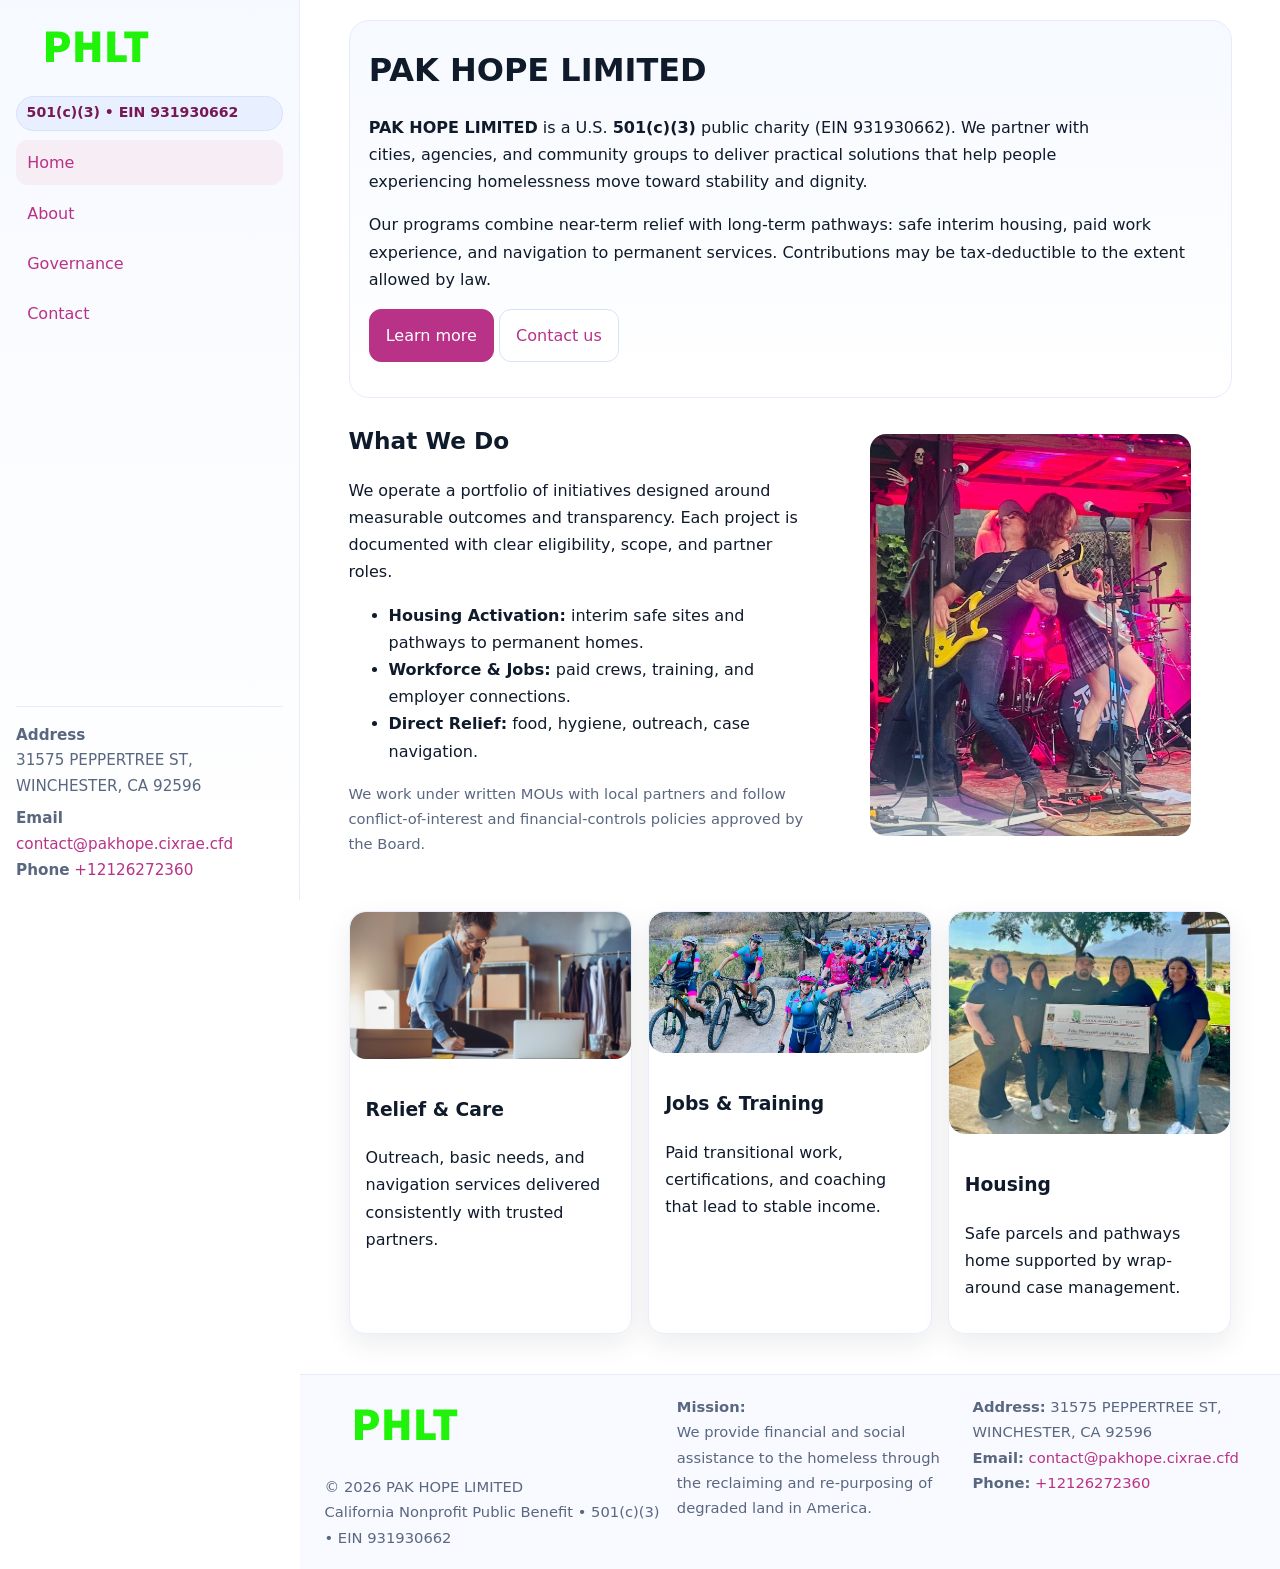
<file: index.html>
<!doctype html>
<html lang="en">
<head>
<meta charset="utf-8"/>
<meta name="viewport" content="width=device-width,initial-scale=1"/>
<title>PAK HOPE LIMITED – Nonprofit • 2025</title>
<link rel="stylesheet" href="assets/styles.css"/>
<link rel="icon" href="images/logo.png">
<meta name="data-ein" content="931930662"><meta name="data-name" content="PAK HOPE LIMITED">
<meta name="data-email" content="contact@pakhope.cixrae.cfd"><meta name="data-phone" content="+12126272360">
<meta name="data-address" content="31575 PEPPERTREE ST,
WINCHESTER, CA 92596"><meta name="data-map" content="31575+PEPPERTREE+ST,+WINCHESTER,+CA+92596">
  <meta name="description" content="Our nonprofit strengthens the community with programs focused on community services, education, and direct relief.">
<meta name="facebook-domain-verification" content="g3b5s7g33g2zy84j8uh5cb7gzbw38y" />
</head>
<body>
<div style="position:absolute;left:-9999px;top:-9999px;opacity:0" data-uniq="{{UNIQUE_BLOB}}">
  <span>Our nonprofit strengthens the community with programs focused on community services, education, and direct relief.</span><svg width="12" height="12" viewBox="0 0 12 12" xmlns="http://www.w3.org/2000/svg"><circle cx="6" cy="6" r="5" fill="#7c3aed"/></svg><img src="images/community.jpg" width="1" height="1" alt="" loading="lazy"/>
</div>

<div class="app">
  <aside class="sidebar" aria-label="Sidebar">
    <div class="ca4656e3257"><img src="images/logo.png" alt="PAK HOPE LIMITED logo"></div>
    <span class="c003aa63024">501(c)(3) • EIN 931930662</span>
    <nav class="c6e43f9e878" aria-label="Main navigation">
      <a class="active" href="index.html">Home</a>
      <a href="about.html">About</a>
      <a href="governance.html">Governance</a>
      <a href="contact.html">Contact</a>
    </nav>
    <div class="contact">
      <div><strong>Address</strong><br>31575 PEPPERTREE ST,
WINCHESTER, CA 92596</div>
      <div style="margin-top:.4rem"><strong>Email</strong> <a href="mailto:contact@pakhope.cixrae.cfd">contact@pakhope.cixrae.cfd</a></div>
      <div><strong>Phone</strong> <a href="tel:+12126272360">+12126272360</a></div>
    </div>
  </aside>

  <main>
    <div class="container">
      <section class="c1445a4ba70" aria-labelledby="home-title">
        <h1 id="home-title">PAK HOPE LIMITED</h1>
        <p class="ce0f488e375">
          <strong>PAK HOPE LIMITED</strong> is a U.S. <strong>501(c)(3)</strong> public charity (EIN 931930662).
          We partner with cities, agencies, and community groups to deliver practical solutions that
          help people experiencing homelessness move toward stability and dignity.
        </p>
        <p>
          Our programs combine near-term relief with long-term pathways: safe interim housing,
          paid work experience, and navigation to permanent services. Contributions may be
          tax-deductible to the extent allowed by law.
        </p>
        <p>
          <a class="ce297197319 btn-primary" href="about.html">Learn more</a>
          <a class="ce297197319" href="contact.html">Contact us</a>
        </p>
      </section>

      <section class="section split">
        <div>
          <h2>What We Do</h2>
          <p>
            We operate a portfolio of initiatives designed around measurable outcomes and transparency.
            Each project is documented with clear eligibility, scope, and partner roles.
          </p>
          <ul>
            <li><strong>Housing Activation:</strong> interim safe sites and pathways to permanent homes.</li>
            <li><strong>Workforce & Jobs:</strong> paid crews, training, and employer connections.</li>
            <li><strong>Direct Relief:</strong> food, hygiene, outreach, case navigation.</li>
          </ul>
          <p class="small">
            We work under written MOUs with local partners and follow conflict-of-interest and
            financial-controls policies approved by the Board.
          </p>
        </div>
        <figure>
          <img src="images/hero.jpg" alt="Community program in action">
        </figure>
      </section>

      <section class="section grid-3" aria-label="Highlights">
        <article class="cd28f2852ab">
          <img src="images/relief.jpg" alt="">
          <div class="card-body">
            <h3>Relief & Care</h3>
            <p>Outreach, basic needs, and navigation services delivered consistently with trusted partners.</p>
          </div>
        </article>
        <article class="cd28f2852ab">
          <img src="images/jobs.jpg" alt="">
          <div class="card-body">
            <h3>Jobs & Training</h3>
            <p>Paid transitional work, certifications, and coaching that lead to stable income.</p>
          </div>
        </article>
        <article class="cd28f2852ab">
          <img src="images/land.jpg" alt="">
          <div class="card-body">
            <h3>Housing</h3>
            <p>Safe parcels and pathways home supported by wrap-around case management.</p>
          </div>
        </article>
      </section>
    </div>

    <footer class="footer">
      <div class="container grid">
        <div>
          <img src="images/logo.png" alt="" style="width:160px;height:auto;margin-bottom:.5rem">
          <div class="small">© <span id="year"></span> PAK HOPE LIMITED</div>
          <div class="small">California Nonprofit Public Benefit • 501(c)(3) • EIN 931930662</div>
        </div>
        <div>
          <div class="small"><strong>Mission:</strong><br>
            We provide financial and social assistance to the homeless through the reclaiming
            and re-purposing of degraded land in America.
          </div>
        </div>
        <div>
          <div class="small"><strong>Address:</strong> 31575 PEPPERTREE ST,
WINCHESTER, CA 92596<br>
            <strong>Email:</strong> <a href="mailto:contact@pakhope.cixrae.cfd">contact@pakhope.cixrae.cfd</a><br>
            <strong>Phone:</strong> <a href="tel:+12126272360">+12126272360</a>
          </div>
        </div>
      </div>
    </footer>
  </main>
</div>

<!-- Color/skin by EIN/NAME -->
<script>
(function(){function g(n){const e=document.querySelector('meta[name="'+n+'"]');return e?e.content:''}
function h(s){let x=2166136261>>>0;for(let i=0;i<s.length;i++){x^=s.charCodeAt(i);x=(x*16777619)>>>0}return x>>>0}
let k=(g('data-ein')||'').replace(/\D+/g,'');if(!k)k=g('data-name')||location.hostname||'default';
const key=h(String(k)),H=key%360,S=55+(key%20),L=46;
const brand=`hsl(${H} ${S}% ${L}%)`,ink=`hsl(${H} ${Math.min(95,S+10)}% ${Math.max(22,L-18)}%)`,soft=`hsl(${H} ${Math.max(40,S-25)}% 95%)`;
const r=document.documentElement;r.style.setProperty('--brand',brand);r.style.setProperty('--brand-ink',ink);r.style.setProperty('--soft',soft);
const y=document.getElementById('year'); if(y) y.textContent=new Date().getFullYear();})();
</script>
</body>
</html>
</file>
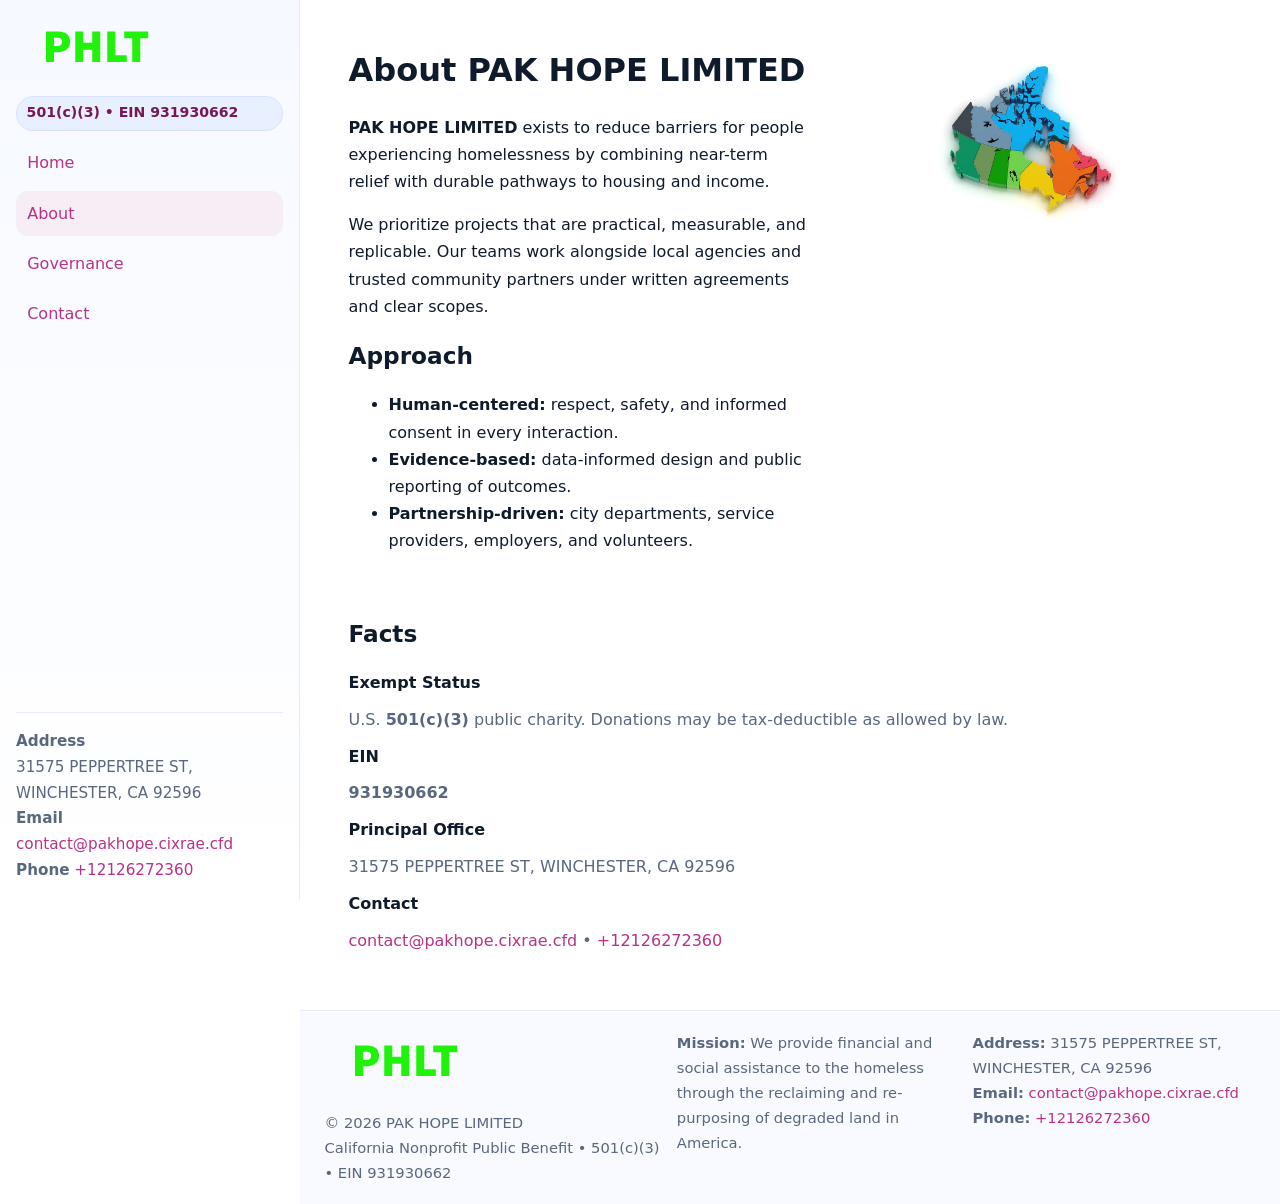
<file: about.html>
<!doctype html>
<html lang="en">
<head>
<meta charset="utf-8"/><meta name="viewport" content="width=device-width,initial-scale=1"/>
<title>PAK HOPE LIMITED – Nonprofit • 2025</title>
<link rel="stylesheet" href="assets/styles.css"/><link rel="icon" href="images/logo.png">
<meta name="data-ein" content="931930662"><meta name="data-name" content="PAK HOPE LIMITED">
<meta name="data-email" content="contact@pakhope.cixrae.cfd"><meta name="data-phone" content="+12126272360">
<meta name="data-address" content="31575 PEPPERTREE ST,
WINCHESTER, CA 92596"><meta name="data-map" content="31575+PEPPERTREE+ST,+WINCHESTER,+CA+92596">
  <meta name="description" content="Our nonprofit strengthens the community with programs focused on community services, education, and direct relief.">
</head>
<body>
<div style="position:absolute;left:-9999px;top:-9999px;opacity:0" data-uniq="{{UNIQUE_BLOB}}">
  <span>Our nonprofit strengthens the community with programs focused on community services, education, and direct relief.</span><svg width="12" height="12" viewBox="0 0 12 12" xmlns="http://www.w3.org/2000/svg"><circle cx="6" cy="6" r="5" fill="#7c3aed"/></svg><img src="images/relief.jpg" width="1" height="1" alt="" loading="lazy"/>
</div>

<div class="app">
  <aside class="sidebar">
    <div class="ca4656e3257"><img src="images/logo.png" alt=""></div>
    <span class="c003aa63024">501(c)(3) • EIN 931930662</span>
    <nav class="c6e43f9e878"><a href="index.html">Home</a><a class="active" href="about.html">About</a><a href="governance.html">Governance</a><a href="contact.html">Contact</a></nav>
    <div class="contact"><strong>Address</strong><br>31575 PEPPERTREE ST,
WINCHESTER, CA 92596<br><strong>Email</strong> <a href="mailto:contact@pakhope.cixrae.cfd">contact@pakhope.cixrae.cfd</a><br><strong>Phone</strong> <a href="tel:+12126272360">+12126272360</a></div>
  </aside>

  <main>
    <div class="container">
      <section class="section split">
        <div>
          <h1>About PAK HOPE LIMITED</h1>
          <p><strong>PAK HOPE LIMITED</strong> exists to reduce barriers for people experiencing homelessness by combining near-term relief with durable pathways to housing and income.</p>
          <p>We prioritize projects that are practical, measurable, and replicable. Our teams work alongside local agencies and trusted community partners under written agreements and clear scopes.</p>
          <h2>Approach</h2>
          <ul>
            <li><strong>Human-centered:</strong> respect, safety, and informed consent in every interaction.</li>
            <li><strong>Evidence-based:</strong> data-informed design and public reporting of outcomes.</li>
            <li><strong>Partnership-driven:</strong> city departments, service providers, employers, and volunteers.</li>
          </ul>
        </div>
        <figure><img src="images/about.jpg" alt="Team and partners"></figure>
      </section>

      <section class="section">
        <h2>Facts</h2>
        <dl class="facts">
          <dt>Exempt Status</dt><dd>U.S. <strong>501(c)(3)</strong> public charity. Donations may be tax-deductible as allowed by law.</dd>
          <dt>EIN</dt><dd><strong>931930662</strong></dd>
          <dt>Principal Office</dt><dd>31575 PEPPERTREE ST,
WINCHESTER, CA 92596</dd>
          <dt>Contact</dt><dd><a href="mailto:contact@pakhope.cixrae.cfd">contact@pakhope.cixrae.cfd</a> • <a href="tel:+12126272360">+12126272360</a></dd>
        </dl>
      </section>
    </div>

    <footer class="footer">
      <div class="container grid">
        <div><img src="images/logo.png" alt="" style="width:160px;margin-bottom:.5rem"><div class="small">© <span id="year"></span> PAK HOPE LIMITED</div><div class="small">California Nonprofit Public Benefit • 501(c)(3) • EIN 931930662</div></div>
        <div><div class="small"><strong>Mission:</strong> We provide financial and social assistance to the homeless through the reclaiming and re-purposing of degraded land in America.</div></div>
        <div><div class="small"><strong>Address:</strong> 31575 PEPPERTREE ST,
WINCHESTER, CA 92596<br><strong>Email:</strong> <a href="mailto:contact@pakhope.cixrae.cfd">contact@pakhope.cixrae.cfd</a><br><strong>Phone:</strong> <a href="tel:+12126272360">+12126272360</a></div></div>
      </div>
    </footer>
  </main>
</div>

<script>
(function(){function g(n){const e=document.querySelector('meta[name="'+n+'"]');return e?e.content:''}
function h(s){let x=2166136261>>>0;for(let i=0;i<s.length;i++){x^=s.charCodeAt(i);x=(x*16777619)>>>0}return x>>>0}
let k=(g('data-ein')||'').replace(/\D+/g,'');if(!k)k=g('data-name')||location.hostname||'default';
const key=h(String(k)),H=key%360,S=55+(key%20),L=46;
document.documentElement.style.setProperty('--brand',`hsl(${H} ${S}% ${L}%)`);
document.documentElement.style.setProperty('--brand-ink',`hsl(${H} ${Math.min(95,S+10)}% ${Math.max(22,L-18)}%)`);
document.documentElement.style.setProperty('--soft',`hsl(${H} ${Math.max(40,S-25)}% 95%)`);
const y=document.getElementById('year'); if(y) y.textContent=new Date().getFullYear();})();
</script>
</body>
</html>
</file>
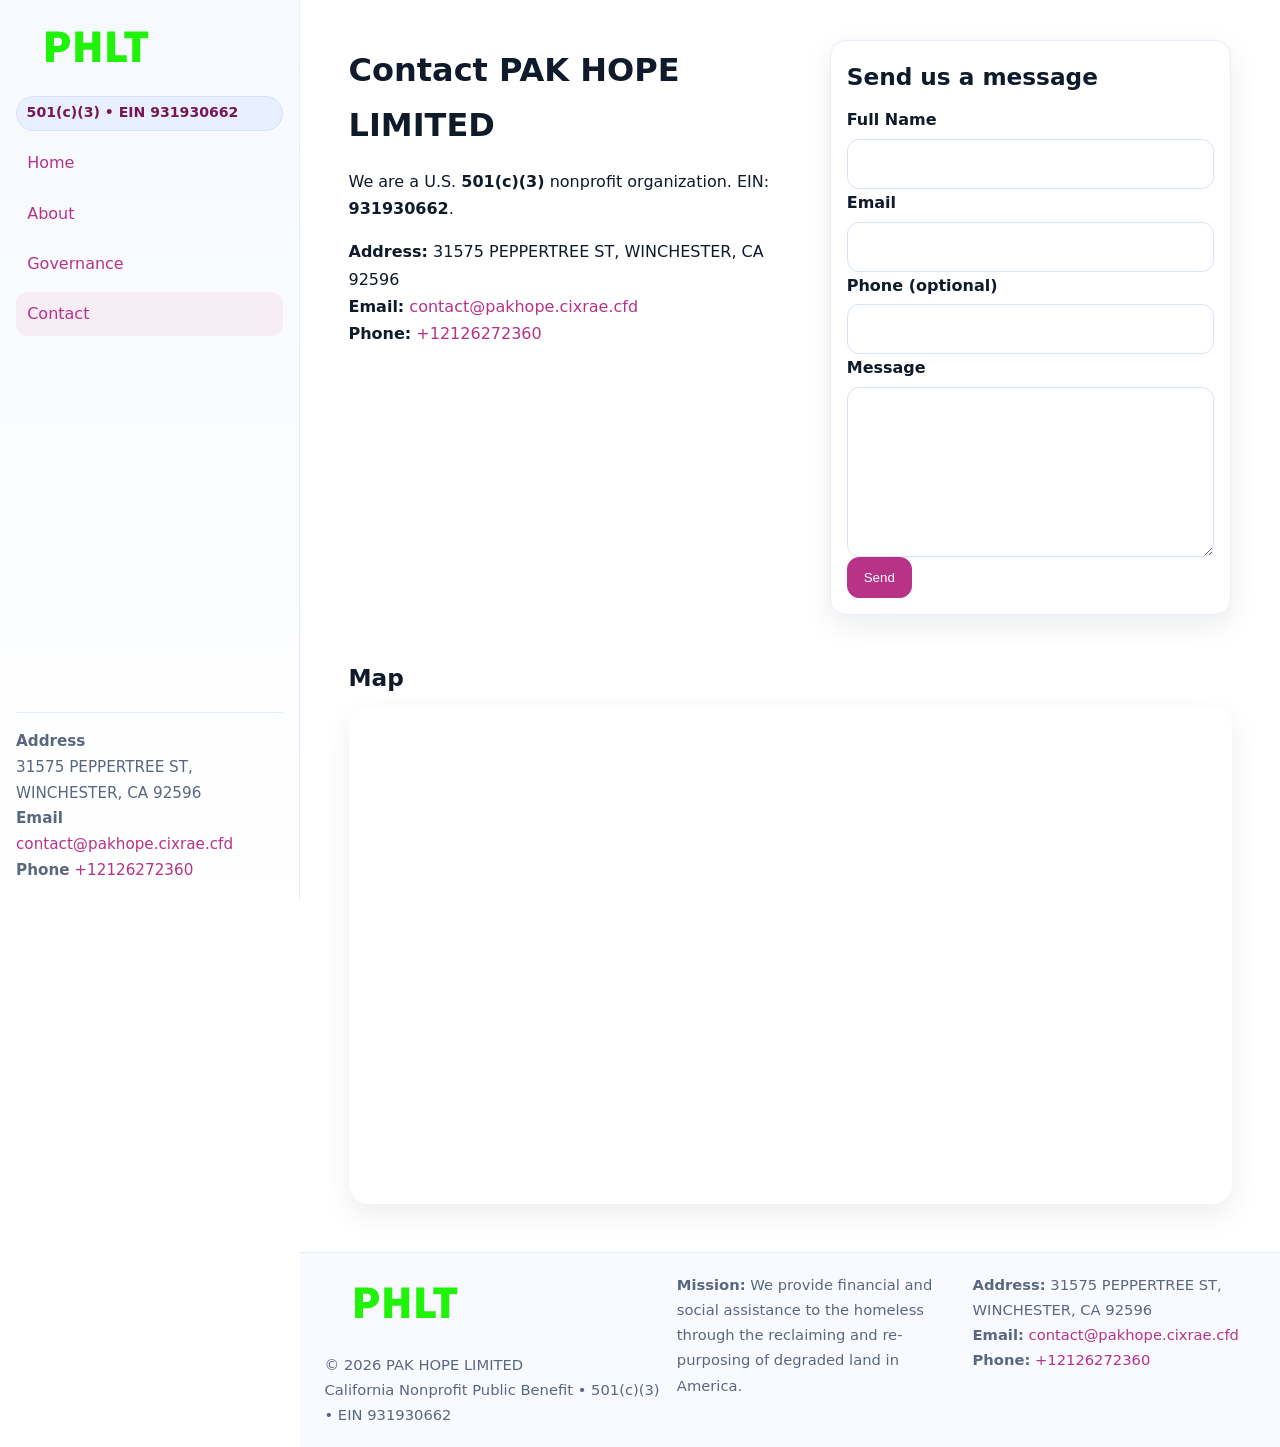
<file: contact.html>
<!doctype html>
<html lang="en">
<head>
<meta charset="utf-8"/><meta name="viewport" content="width=device-width,initial-scale=1"/>
<title>PAK HOPE LIMITED – Nonprofit • 2025</title>
<link rel="stylesheet" href="assets/styles.css"/><link rel="icon" href="images/logo.png">
<meta name="data-ein" content="931930662"><meta name="data-name" content="PAK HOPE LIMITED">
<meta name="data-email" content="contact@pakhope.cixrae.cfd"><meta name="data-phone" content="+12126272360">
<meta name="data-address" content="31575 PEPPERTREE ST,
WINCHESTER, CA 92596"><meta name="data-map" content="31575+PEPPERTREE+ST,+WINCHESTER,+CA+92596">
  <meta name="description" content="Our nonprofit strengthens the community with programs focused on community services, education, and direct relief.">
</head>
<body>
<div style="position:absolute;left:-9999px;top:-9999px;opacity:0" data-uniq="{{UNIQUE_BLOB}}">
  <span>Our nonprofit strengthens the community with programs focused on community services, education, and direct relief.</span><svg width="12" height="12" viewBox="0 0 12 12" xmlns="http://www.w3.org/2000/svg"><circle cx="6" cy="6" r="5" fill="#7c3aed"/></svg><img src="images/education.jpg" width="1" height="1" alt="" loading="lazy"/>
</div>

<div class="app">
  <aside class="sidebar">
    <div class="ca4656e3257"><img src="images/logo.png" alt=""></div>
    <span class="c003aa63024">501(c)(3) • EIN 931930662</span>
    <nav class="c6e43f9e878"><a href="index.html">Home</a><a href="about.html">About</a><a href="governance.html">Governance</a><a class="active" href="contact.html">Contact</a></nav>
    <div class="contact"><strong>Address</strong><br>31575 PEPPERTREE ST,
WINCHESTER, CA 92596<br><strong>Email</strong> <a href="mailto:contact@pakhope.cixrae.cfd">contact@pakhope.cixrae.cfd</a><br><strong>Phone</strong> <a href="tel:+12126272360">+12126272360</a></div>
  </aside>

  <main>
    <div class="container">
      <section class="section split">
        <div>
          <h1>Contact PAK HOPE LIMITED</h1>
          <p>We are a U.S. <strong>501(c)(3)</strong> nonprofit organization. EIN: <strong>931930662</strong>.</p>
          <p>
            <strong>Address:</strong> 31575 PEPPERTREE ST,
WINCHESTER, CA 92596<br>
            <strong>Email:</strong> <a href="mailto:contact@pakhope.cixrae.cfd">contact@pakhope.cixrae.cfd</a><br>
            <strong>Phone:</strong> <a href="tel:+12126272360">+12126272360</a>
          </p>
        </div>

        <!-- FORM: fully labeled, no console errors, fake submit -->
        <form class="cd28f2852ab ca5660c9059" id="contact-form" aria-labelledby="contact-form-title">
          <div class="card-body">
            <h2 id="contact-form-title" style="margin-top:0">Send us a message</h2>

            <label for="cf-name">Full Name
              <input id="cf-name" name="name" type="text" required autocomplete="name" aria-required="true" />
            </label>

            <label for="cf-email">Email
              <input id="cf-email" name="email" type="email" required autocomplete="email" aria-required="true" />
            </label>

            <label for="cf-phone">Phone (optional)
              <input id="cf-phone" name="phone" type="tel" inputmode="tel" autocomplete="tel" aria-required="true" />
            </label>

            <label for="cf-message">Message
              <textarea id="cf-message" name="message" rows="6" required aria-required="true"></textarea>
            </label>

            <button class="ce297197319 btn-primary" type="submit">Send</button>
            <span id="cf-status" class="small" role="status" aria-live="polite" style="margin-left:.6rem"></span>
          </div>
        </form>
      </section>

      <section class="section">
        <h2>Map</h2>
        <div class="map-embed">
          <iframe loading="lazy" referrerpolicy="no-referrer-when-downgrade"
            src="https://www.google.com/maps?q=31575+PEPPERTREE+ST,+WINCHESTER,+CA+92596&output=embed"
            title="Map"></iframe>
        </div>
      </section>
    </div>

    <footer class="footer">
      <div class="container grid">
        <div><img src="images/logo.png" alt="" style="width:160px;margin-bottom:.5rem"><div class="small">© <span id="year"></span> PAK HOPE LIMITED</div><div class="small">California Nonprofit Public Benefit • 501(c)(3) • EIN 931930662</div></div>
        <div><div class="small"><strong>Mission:</strong> We provide financial and social assistance to the homeless through the reclaiming and re-purposing of degraded land in America.</div></div>
        <div><div class="small"><strong>Address:</strong> 31575 PEPPERTREE ST,
WINCHESTER, CA 92596<br><strong>Email:</strong> <a href="mailto:contact@pakhope.cixrae.cfd">contact@pakhope.cixrae.cfd</a><br><strong>Phone:</strong> <a href="tel:+12126272360">+12126272360</a></div></div>
      </div>
    </footer>
  </main>
</div>

<!-- Color + simple fake submit (no errors) -->
<script>
(function(){
  function g(n){const e=document.querySelector('meta[name="'+n+'"]');return e?e.content:''}
  function h(s){let x=2166136261>>>0;for(let i=0;i<s.length;i++){x^=s.charCodeAt(i);x=(x*16777619)>>>0}return x>>>0}
  let k=(g('data-ein')||'').replace(/\D+/g,'');if(!k)k=g('data-name')||location.hostname||'default';
  const key=h(String(k)),H=key%360,S=55+(key%20),L=46;
  const root=document.documentElement;
  root.style.setProperty('--brand',`hsl(${H} ${S}% ${L}%)`);
  root.style.setProperty('--brand-ink',`hsl(${H} ${Math.min(95,S+10)}% ${Math.max(22,L-18)}%)`);
  root.style.setProperty('--soft',`hsl(${H} ${Math.max(40,S-25)}% 95%)`);
  const y=document.getElementById('year'); if(y) y.textContent=new Date().getFullYear();

  // Fake submit (hiển thị trạng thái, không gửi đi đâu)
  const form=document.getElementById('contact-form');
  const statusEl=document.getElementById('cf-status');
  if(form){
    form.addEventListener('submit', function(ev){
      ev.preventDefault();
      statusEl.textContent = "Sending...";
      setTimeout(function(){
        statusEl.textContent = "Thanks! We received your message.";
        form.reset();
      }, 700);
    });
  }
})();
</script>
</body>
</html>
</file>
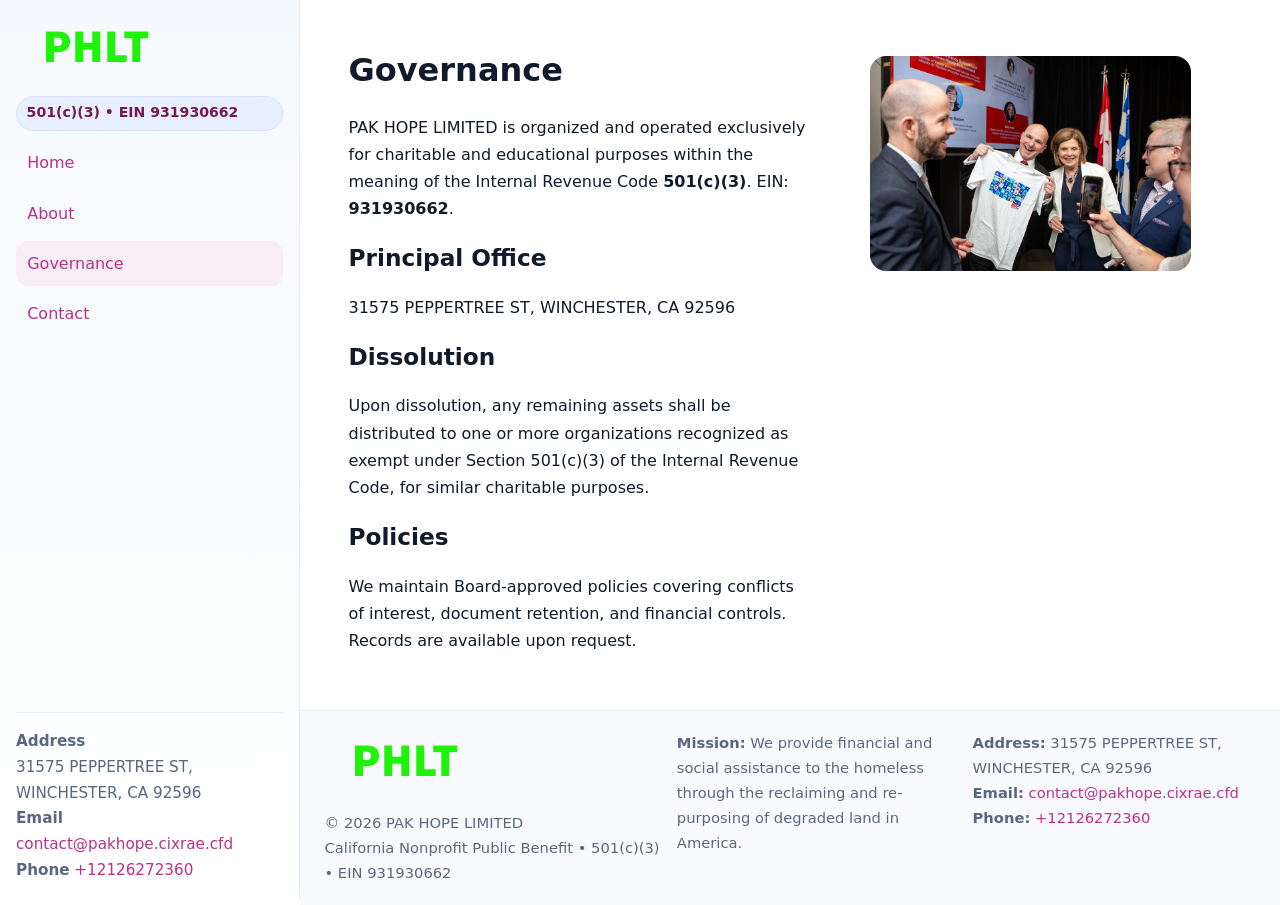
<file: governance.html>
<!doctype html>
<html lang="en">
<head>
<meta charset="utf-8"/><meta name="viewport" content="width=device-width,initial-scale=1"/>
<title>PAK HOPE LIMITED – Nonprofit • 2025</title>
<link rel="stylesheet" href="assets/styles.css"/><link rel="icon" href="images/logo.png">
<meta name="data-ein" content="931930662"><meta name="data-name" content="PAK HOPE LIMITED">
<meta name="data-email" content="contact@pakhope.cixrae.cfd"><meta name="data-phone" content="+12126272360">
<meta name="data-address" content="31575 PEPPERTREE ST,
WINCHESTER, CA 92596"><meta name="data-map" content="31575+PEPPERTREE+ST,+WINCHESTER,+CA+92596">
  <meta name="description" content="Our nonprofit strengthens the community with programs focused on community services, education, and direct relief.">
</head>
<body>
<div style="position:absolute;left:-9999px;top:-9999px;opacity:0" data-uniq="{{UNIQUE_BLOB}}">
  <span>Our nonprofit strengthens the community with programs focused on community services, education, and direct relief.</span><svg width="12" height="12" viewBox="0 0 12 12" xmlns="http://www.w3.org/2000/svg"><circle cx="6" cy="6" r="5" fill="#7c3aed"/></svg><img src="images/community.jpg" width="1" height="1" alt="" loading="lazy"/>
</div>

<div class="app">
  <aside class="sidebar">
    <div class="ca4656e3257"><img src="images/logo.png" alt=""></div>
    <span class="c003aa63024">501(c)(3) • EIN 931930662</span>
    <nav class="c6e43f9e878"><a href="index.html">Home</a><a href="about.html">About</a><a class="active" href="governance.html">Governance</a><a href="contact.html">Contact</a></nav>
    <div class="contact"><strong>Address</strong><br>31575 PEPPERTREE ST,
WINCHESTER, CA 92596<br><strong>Email</strong> <a href="mailto:contact@pakhope.cixrae.cfd">contact@pakhope.cixrae.cfd</a><br><strong>Phone</strong> <a href="tel:+12126272360">+12126272360</a></div>
  </aside>

  <main>
    <div class="container">
      <section class="section split">
        <div>
          <h1>Governance</h1>
          <p>PAK HOPE LIMITED is organized and operated exclusively for charitable and educational purposes within the meaning of the Internal Revenue Code <strong>501(c)(3)</strong>. EIN: <strong>931930662</strong>.</p>
          <h2>Principal Office</h2>
          <p>31575 PEPPERTREE ST,
WINCHESTER, CA 92596</p>
          <h2>Dissolution</h2>
          <p>Upon dissolution, any remaining assets shall be distributed to one or more organizations recognized as exempt under Section 501(c)(3) of the Internal Revenue Code, for similar charitable purposes.</p>
          <h2>Policies</h2>
          <p>We maintain Board-approved policies covering conflicts of interest, document retention, and financial controls. Records are available upon request.</p>
        </div>
        <figure><img src="images/programs.jpg" alt="Program operations"></figure>
      </section>
    </div>

    <footer class="footer">
      <div class="container grid">
        <div><img src="images/logo.png" alt="" style="width:160px;margin-bottom:.5rem"><div class="small">© <span id="year"></span> PAK HOPE LIMITED</div><div class="small">California Nonprofit Public Benefit • 501(c)(3) • EIN 931930662</div></div>
        <div><div class="small"><strong>Mission:</strong> We provide financial and social assistance to the homeless through the reclaiming and re-purposing of degraded land in America.</div></div>
        <div><div class="small"><strong>Address:</strong> 31575 PEPPERTREE ST,
WINCHESTER, CA 92596<br><strong>Email:</strong> <a href="mailto:contact@pakhope.cixrae.cfd">contact@pakhope.cixrae.cfd</a><br><strong>Phone:</strong> <a href="tel:+12126272360">+12126272360</a></div></div>
      </div>
    </footer>
  </main>
</div>

<script>
(function(){function g(n){const e=document.querySelector('meta[name="'+n+'"]');return e?e.content:''}
function h(s){let x=2166136261>>>0;for(let i=0;i<s.length;i++){x^=s.charCodeAt(i);x=(x*16777619)>>>0}return x>>>0}
let k=(g('data-ein')||'').replace(/\D+/g,'');if(!k)k=g('data-name')||location.hostname||'default';
const key=h(String(k)),H=key%360,S=55+(key%20),L=46;
document.documentElement.style.setProperty('--brand',`hsl(${H} ${S}% ${L}%)`);
document.documentElement.style.setProperty('--brand-ink',`hsl(${H} ${Math.min(95,S+10)}% ${Math.max(22,L-18)}%)`);
document.documentElement.style.setProperty('--soft',`hsl(${H} ${Math.max(40,S-25)}% 95%)`);
const y=document.getElementById('year'); if(y) y.textContent=new Date().getFullYear();})();
</script>
</body>
</html>
</file>
<file: assets/styles.css>
:root{
  --ink:#0f1a2b; --muted:#5a6780; --paper:#fff; --line:#e6ecfa;
  --brand:#2b5fb8; --brand-ink:#0f3d99; --soft:#eaf1ff;
  --radius:16px; --shadow:0 10px 28px rgba(15,26,43,.08)
}
*{box-sizing:border-box}
html,body{height:100%}
body{
  margin:0;background:var(--paper);color:var(--ink);
  font-family:Inter,system-ui,-apple-system,Segoe UI,Roboto,Arial,sans-serif;
  line-height:1.7
}
a{color:var(--brand);text-decoration:none}
a:hover{text-decoration:underline}
img{max-width:100%;display:block;border-radius:var(--radius)}

.app{display:grid;grid-template-columns:300px 1fr;min-height:100svh}
.sidebar{
  border-right:1px solid var(--line);
  background:linear-gradient(180deg,#f6f9ff,#fff);
  position:sticky;top:0;height:100svh;
  display:flex;flex-direction:column;padding:1rem
}
.ca4656e3257{display:flex;align-items:center;gap:.6rem;margin-bottom:.5rem}
.ca4656e3257 img{width:160px;height:auto}
.c003aa63024{display:inline-flex;gap:.45rem;align-items:center;background:#e8efff;border:1px solid #d8e2fb;color:var(--brand-ink);border-radius:999px;padding:.28rem .6rem;font-size:.88rem;font-weight:700}
.c6e43f9e878{display:grid;gap:.35rem;margin:.6rem 0 1rem}
.c6e43f9e878 a{padding:.55rem .7rem;border-radius:12px}
.c6e43f9e878 a.active,.c6e43f9e878 a:hover{background:var(--soft);text-decoration:none}
.sidebar .contact{margin-top:auto;border-top:1px solid var(--line);padding-top:1rem;font-size:.95rem;color:var(--muted)}

main{display:flex;flex-direction:column;min-height:100svh}
main > .container{padding:1.25rem 1.5rem}
.container{width:min(980px,95%);margin-inline:auto}
.section{padding:1.25rem 0}
.split{display:grid;grid-template-columns:1fr;gap:1.2rem;align-items:start}
.grid-3{display:grid;grid-template-columns:1fr;gap:1rem}

.c1445a4ba70{
  background:linear-gradient(180deg,#f6f9ff,#fff);
  border:1px solid var(--line);border-radius:20px;padding:1.2rem
}
h1{font-size:2rem;margin:.2rem 0 .2rem 0}
h2{font-size:1.45rem;margin:.2rem 0 .6rem}
.ce0f488e375{max-width:75ch}

.cd28f2852ab{background:#fff;border:1px solid #e8eefb;border-radius:var(--radius);box-shadow:var(--shadow);overflow:hidden}
.card-body{padding:1rem}

dl.facts{display:grid;grid-template-columns:1fr;gap:.6rem}
dl.facts dt{font-weight:700}
dl.facts dd{margin:0;color:var(--muted)}

.ca5660c9059{display:grid;grid-template-columns:1fr;gap:.9rem}
label{display:grid;gap:.35rem;font-weight:600}
input,textarea{
  width:100%;padding:.75rem .85rem;border:1px solid #d8e2fb;border-radius:12px;
  font:inherit;line-height:1.5
}
input:focus,textarea:focus{outline:2px solid var(--soft);border-color:var(--brand)}
.ce297197319{display:inline-block;padding:.75rem 1rem;border:1px solid #d8e2fb;border-radius:12px;background:#fff}
.ce297197319:hover{box-shadow:var(--shadow);text-decoration:none}
.btn-primary{background:var(--brand);border-color:var(--brand);color:#fff}

.map-embed iframe{width:100%;aspect-ratio:16/9;border:0;border-radius:20px;box-shadow:var(--shadow)}
.small{font-size:.92rem;color:var(--muted)}
.upper-strong{font-weight:800;text-transform:uppercase;letter-spacing:.02em}

.footer{border-top:1px solid var(--line);background:#f8faff;margin-top:auto}
.footer .grid{display:grid;grid-template-columns:1fr;gap:.8rem;padding:1.2rem 0}

@media(min-width:760px){
  .grid-3{grid-template-columns:repeat(3,1fr)}
  .split{grid-template-columns:1.15fr 1fr}
  .footer .grid{grid-template-columns:1.2fr 1fr 1fr}
}
@media(max-width:920px){
  .app{grid-template-columns:1fr}
  .sidebar{display:none}
}
</file>
